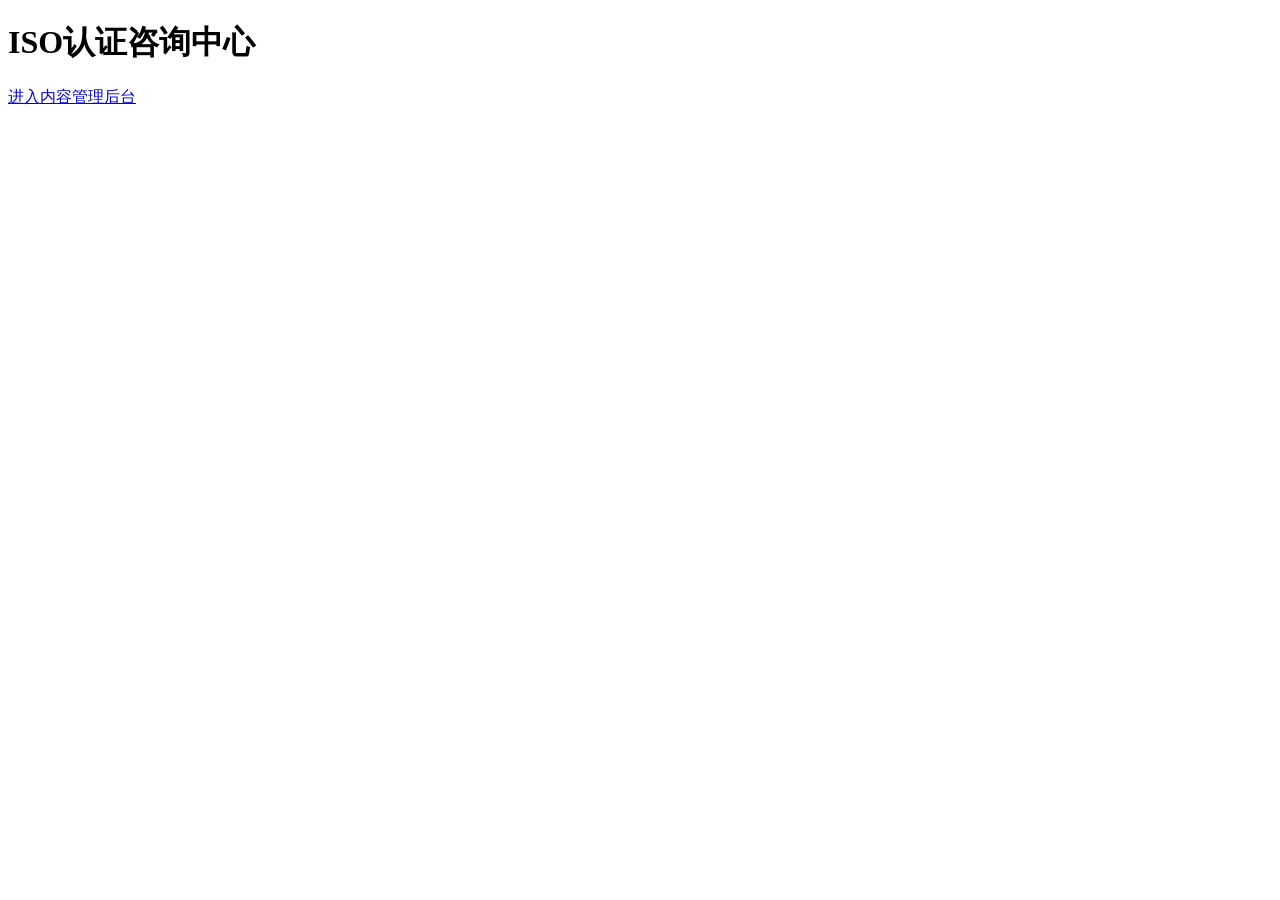
<file: index.html>
<!DOCTYPE html>
<html>
<head>
    <meta charset="UTF-8">
    <meta name="viewport" content="width=device-width, initial-scale=1.0">
    <title>ISO认证咨询中心</title>
    <!-- Decap CMS Identity Widget (required) -->
    <script src="https://identity.netlify.com/v1/netlify-identity-widget.js"></script>
</head>
<body>
    <h1>ISO认证咨询中心</h1>
    <p><a href="/admin/">进入内容管理后台</a></p>
    
    <!-- Decap CMS Identity Widget Initialization (required) -->
    <script>
        if (window.netlifyIdentity) {
            window.netlifyIdentity.on("init", user => {
                if (!user) {
                    window.netlifyIdentity.on("login", () => {
                        document.location.href = "/admin/";
                    });
                }
            });
        }
    </script>
</body>
</html>
</file>
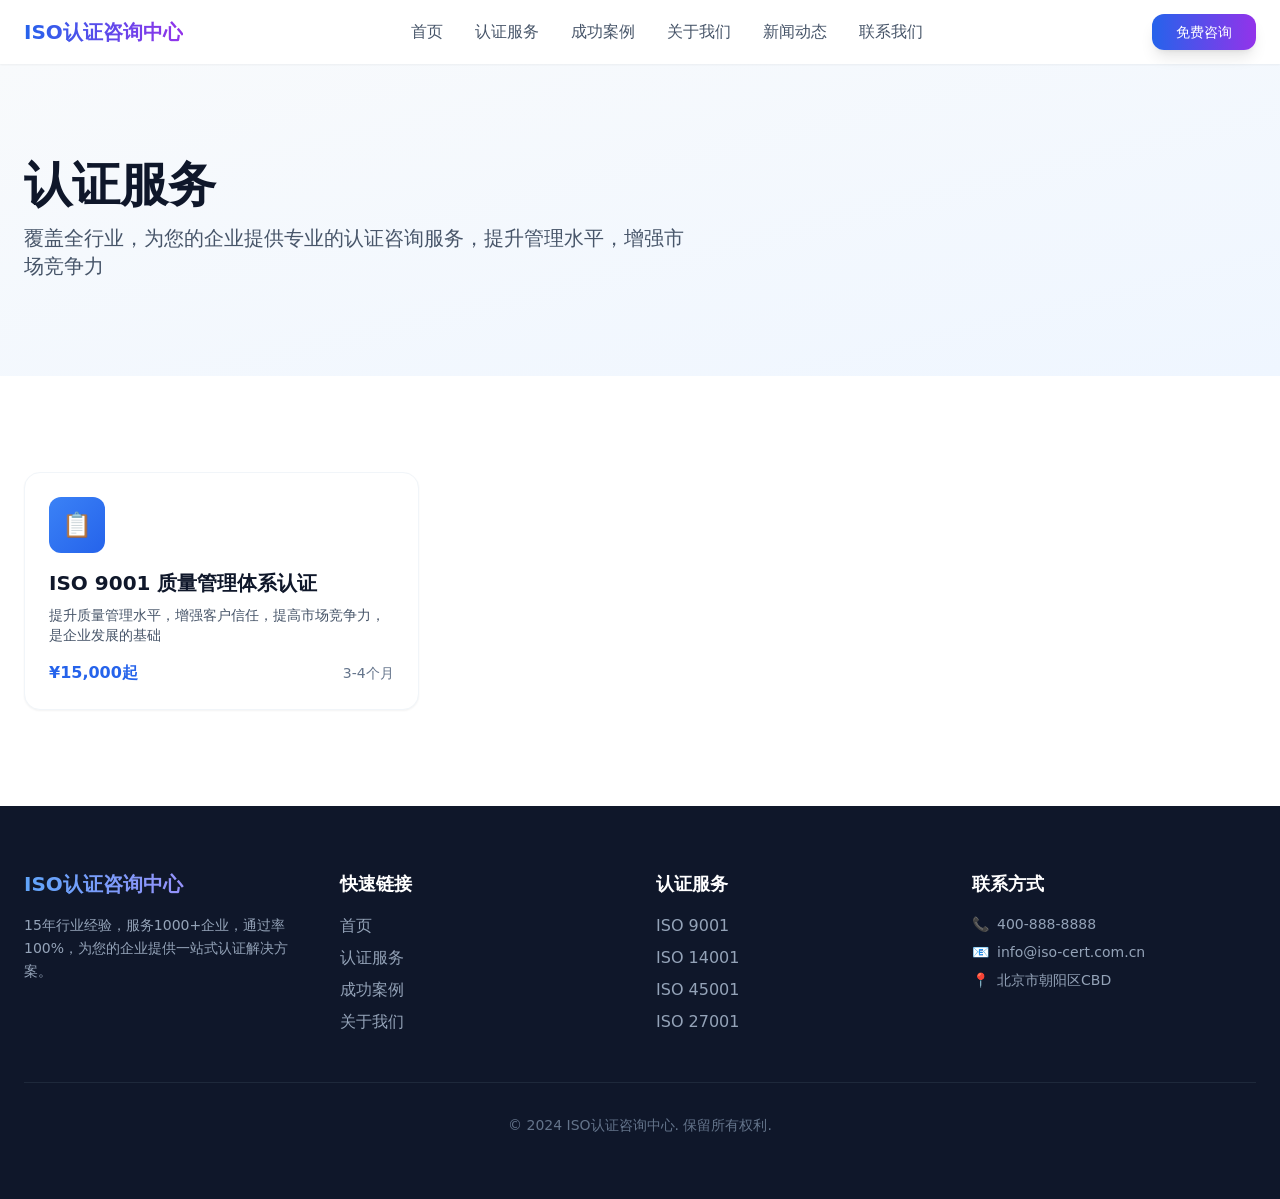
<file: services/index.html>
<!DOCTYPE html>
<html lang="zh-CN">
<head>
  <meta charset="UTF-8">
  <meta name="viewport" content="width=device-width, initial-scale=1.0">
  <title>认证服务 - ISO认证咨询中心</title>
  <meta name="description" content="覆盖全行业，为您的企业提供专业的认证咨询服务，提升管理水平，增强市场竞争力">
  <link rel="stylesheet" href="/css/style.css">
</head>
<body class="bg-white text-slate-900">
  
  <nav class="fixed top-0 left-0 right-0 bg-white/95 backdrop-blur-sm shadow-sm z-50">
    <div class="container">
      <div class="flex items-center justify-between h-16">
        
        <a href="/" class="text-xl font-bold text-transparent bg-clip-text bg-gradient-to-r from-blue-600 to-purple-600">
          ISO认证咨询中心
        </a>
        
        
        <div class="hidden md:flex items-center gap-8">
          <a href="/" class="text-slate-600 hover:text-blue-600 transition-colors">首页</a>
          <a href="/services/" class="text-slate-600 hover:text-blue-600 transition-colors">认证服务</a>
          <a href="/cases/" class="text-slate-600 hover:text-blue-600 transition-colors">成功案例</a>
          <a href="/about/" class="text-slate-600 hover:text-blue-600 transition-colors">关于我们</a>
          <a href="/news/" class="text-slate-600 hover:text-blue-600 transition-colors">新闻动态</a>
          <a href="/contact/" class="text-slate-600 hover:text-blue-600 transition-colors">联系我们</a>
        </div>
        
        
        <div class="hidden md:block">
          <a href="/contact/" class="btn-primary text-sm px-6 py-2">
            免费咨询
          </a>
        </div>
        
        
        <button id="mobile-menu-btn" class="md:hidden p-2 rounded-lg hover:bg-slate-100">
          <svg class="w-6 h-6" fill="none" stroke="currentColor" viewBox="0 0 24 24">
            <path stroke-linecap="round" stroke-linejoin="round" stroke-width="2" d="M4 6h16M4 12h16M4 18h16"/>
          </svg>
        </button>
      </div>
    </div>
    
    
    <div id="mobile-menu" class="hidden md:hidden bg-white border-t">
      <div class="container py-4 space-y-3">
        <a href="/" class="block py-2 text-slate-600 hover:text-blue-600">首页</a>
        <a href="/services/" class="block py-2 text-slate-600 hover:text-blue-600">认证服务</a>
        <a href="/cases/" class="block py-2 text-slate-600 hover:text-blue-600">成功案例</a>
        <a href="/about/" class="block py-2 text-slate-600 hover:text-blue-600">关于我们</a>
        <a href="/news/" class="block py-2 text-slate-600 hover:text-blue-600">新闻动态</a>
        <a href="/contact/" class="block py-2 text-slate-600 hover:text-blue-600">联系我们</a>
        <a href="/contact/" class="btn-primary w-full justify-center mt-4">免费咨询</a>
      </div>
    </div>
  </nav>
  
  <script>
    
    const btn = document.getElementById('mobile-menu-btn');
    const menu = document.getElementById('mobile-menu');
    if (btn && menu) {
      btn.addEventListener('click', () => {
        menu.classList.toggle('hidden');
      });
    }
  </script>
  
  <main class="pt-16">


<section class="section bg-gradient-to-br from-slate-50 to-blue-50">
  <div class="container">
    <h1 class="text-4xl md:text-5xl font-bold mb-4">认证服务</h1>
    <p class="text-xl text-slate-600 max-w-2xl">覆盖全行业，为您的企业提供专业的认证咨询服务，提升管理水平，增强市场竞争力</p>
  </div>
</section>

<section class="section">
  <div class="container">
    <div class="grid md:grid-cols-2 lg:grid-cols-3 gap-6">
      
      <a href="/services/iso9001/" class="card p-6 hover:shadow-xl transition-all group">
        <div class="w-14 h-14 bg-gradient-to-br from-blue-500 to-blue-600 rounded-xl flex items-center justify-center text-white text-2xl mb-4 group-hover:scale-110 transition-transform">
          📋
        </div>
        <h3 class="text-xl font-bold mb-2">ISO 9001 质量管理体系认证</h3>
        <p class="text-slate-600 text-sm mb-4">提升质量管理水平，增强客户信任，提高市场竞争力，是企业发展的基础</p>
        <div class="flex items-center justify-between">
          <span class="text-blue-600 font-semibold">¥15,000起</span>
          <span class="text-slate-500 text-sm">3-4个月</span>
        </div>
      </a>
      
    </div>
  </div>
</section>

  </main>
  
  
  <footer class="bg-slate-900 text-white py-16">
    <div class="container">
      <div class="grid md:grid-cols-4 gap-8">
        
        <div class="md:col-span-1">
          <h3 class="text-xl font-bold mb-4 text-transparent bg-clip-text bg-gradient-to-r from-blue-400 to-purple-400">
            ISO认证咨询中心
          </h3>
          <p class="text-slate-400 text-sm leading-relaxed">
            15年行业经验，服务1000+企业，通过率100%，为您的企业提供一站式认证解决方案。
          </p>
        </div>
        
        
        <div>
          <h4 class="text-lg font-semibold mb-4">快速链接</h4>
          <ul class="space-y-2">
            <li><a href="/" class="text-slate-400 hover:text-white transition-colors">首页</a></li>
            <li><a href="/services/" class="text-slate-400 hover:text-white transition-colors">认证服务</a></li>
            <li><a href="/cases/" class="text-slate-400 hover:text-white transition-colors">成功案例</a></li>
            <li><a href="/about/" class="text-slate-400 hover:text-white transition-colors">关于我们</a></li>
          </ul>
        </div>
        
        
        <div>
          <h4 class="text-lg font-semibold mb-4">认证服务</h4>
          <ul class="space-y-2">
            <li><a href="/services/iso9001/" class="text-slate-400 hover:text-white transition-colors">ISO 9001</a></li>
            <li><a href="/services/iso14001/" class="text-slate-400 hover:text-white transition-colors">ISO 14001</a></li>
            <li><a href="/services/iso45001/" class="text-slate-400 hover:text-white transition-colors">ISO 45001</a></li>
            <li><a href="/services/iso27001/" class="text-slate-400 hover:text-white transition-colors">ISO 27001</a></li>
          </ul>
        </div>
        
        
        <div>
          <h4 class="text-lg font-semibold mb-4">联系方式</h4>
          <ul class="space-y-2 text-slate-400 text-sm">
            <li class="flex items-center gap-2">
              <span>📞</span>
              <span>400-888-8888</span>
            </li>
            <li class="flex items-center gap-2">
              <span>📧</span>
              <span>info@iso-cert.com.cn</span>
            </li>
            <li class="flex items-center gap-2">
              <span>📍</span>
              <span>北京市朝阳区CBD</span>
            </li>
          </ul>
        </div>
      </div>
      
      <div class="border-t border-slate-800 mt-12 pt-8 text-center text-slate-500 text-sm">
        <p>&copy; 2024 ISO认证咨询中心. 保留所有权利.</p>
      </div>
    </div>
  </footer>
</body>
</html>
</file>
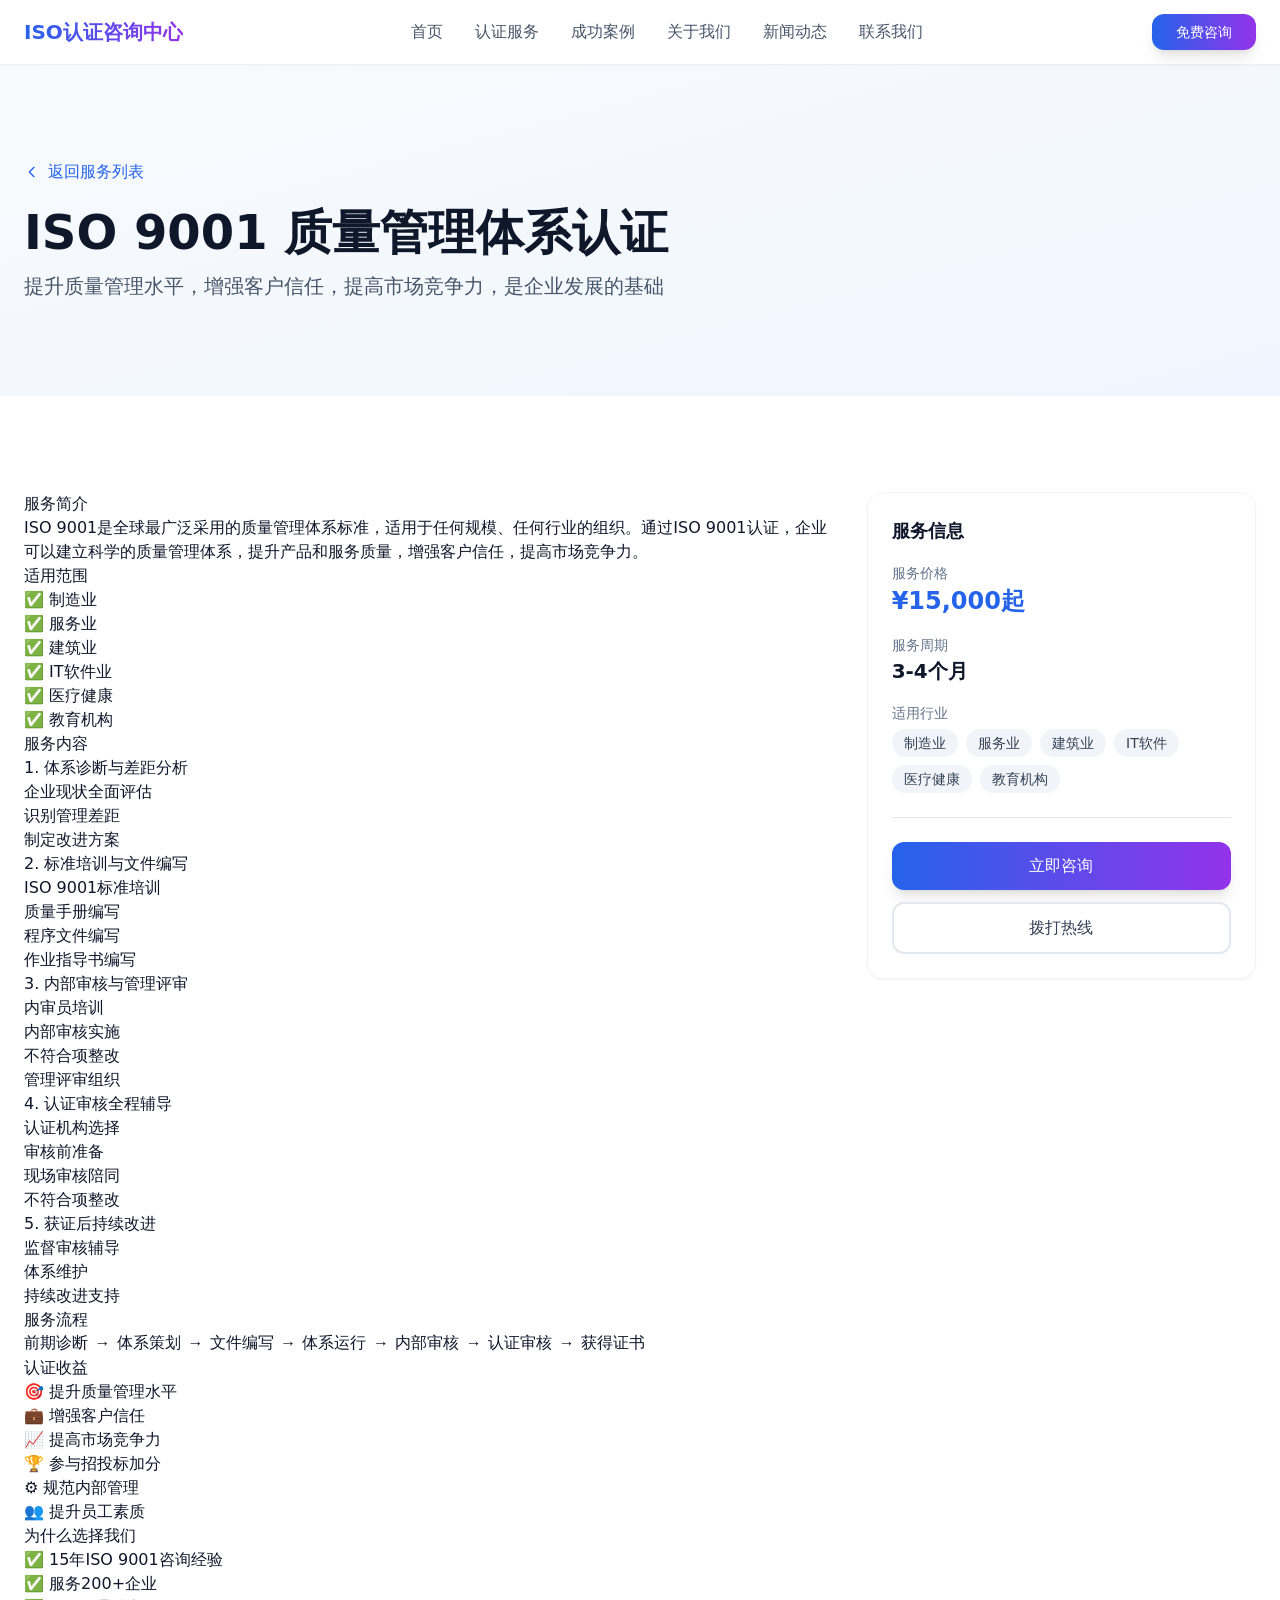
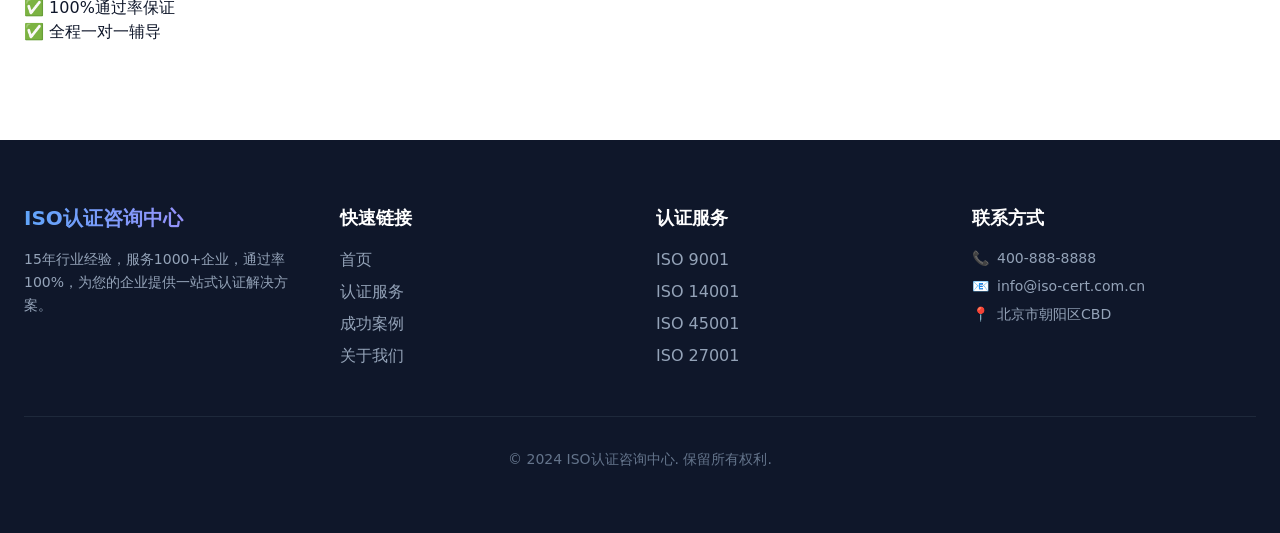
<file: services/iso9001/index.html>
<!DOCTYPE html>
<html lang="zh-CN">
<head>
  <meta charset="UTF-8">
  <meta name="viewport" content="width=device-width, initial-scale=1.0">
  <title>ISO 9001 质量管理体系认证 - ISO认证咨询中心</title>
  <meta name="description" content="提升质量管理水平，增强客户信任，提高市场竞争力，是企业发展的基础">
  <link rel="stylesheet" href="/css/style.css">
</head>
<body class="bg-white text-slate-900">
  
  <nav class="fixed top-0 left-0 right-0 bg-white/95 backdrop-blur-sm shadow-sm z-50">
    <div class="container">
      <div class="flex items-center justify-between h-16">
        
        <a href="/" class="text-xl font-bold text-transparent bg-clip-text bg-gradient-to-r from-blue-600 to-purple-600">
          ISO认证咨询中心
        </a>
        
        
        <div class="hidden md:flex items-center gap-8">
          <a href="/" class="text-slate-600 hover:text-blue-600 transition-colors">首页</a>
          <a href="/services/" class="text-slate-600 hover:text-blue-600 transition-colors">认证服务</a>
          <a href="/cases/" class="text-slate-600 hover:text-blue-600 transition-colors">成功案例</a>
          <a href="/about/" class="text-slate-600 hover:text-blue-600 transition-colors">关于我们</a>
          <a href="/news/" class="text-slate-600 hover:text-blue-600 transition-colors">新闻动态</a>
          <a href="/contact/" class="text-slate-600 hover:text-blue-600 transition-colors">联系我们</a>
        </div>
        
        
        <div class="hidden md:block">
          <a href="/contact/" class="btn-primary text-sm px-6 py-2">
            免费咨询
          </a>
        </div>
        
        
        <button id="mobile-menu-btn" class="md:hidden p-2 rounded-lg hover:bg-slate-100">
          <svg class="w-6 h-6" fill="none" stroke="currentColor" viewBox="0 0 24 24">
            <path stroke-linecap="round" stroke-linejoin="round" stroke-width="2" d="M4 6h16M4 12h16M4 18h16"/>
          </svg>
        </button>
      </div>
    </div>
    
    
    <div id="mobile-menu" class="hidden md:hidden bg-white border-t">
      <div class="container py-4 space-y-3">
        <a href="/" class="block py-2 text-slate-600 hover:text-blue-600">首页</a>
        <a href="/services/" class="block py-2 text-slate-600 hover:text-blue-600">认证服务</a>
        <a href="/cases/" class="block py-2 text-slate-600 hover:text-blue-600">成功案例</a>
        <a href="/about/" class="block py-2 text-slate-600 hover:text-blue-600">关于我们</a>
        <a href="/news/" class="block py-2 text-slate-600 hover:text-blue-600">新闻动态</a>
        <a href="/contact/" class="block py-2 text-slate-600 hover:text-blue-600">联系我们</a>
        <a href="/contact/" class="btn-primary w-full justify-center mt-4">免费咨询</a>
      </div>
    </div>
  </nav>
  
  <script>
    
    const btn = document.getElementById('mobile-menu-btn');
    const menu = document.getElementById('mobile-menu');
    if (btn && menu) {
      btn.addEventListener('click', () => {
        menu.classList.toggle('hidden');
      });
    }
  </script>
  
  <main class="pt-16">



<section class="section bg-gradient-to-br from-slate-50 to-blue-50">
  <div class="container">
    <div class="max-w-4xl">
      <a href="/services/" class="inline-flex items-center gap-2 text-blue-600 hover:text-blue-700 mb-6">
        <svg class="w-4 h-4" fill="none" stroke="currentColor" viewBox="0 0 24 24">
          <path stroke-linecap="round" stroke-linejoin="round" stroke-width="2" d="M15 19l-7-7 7-7"/>
        </svg>
        返回服务列表
      </a>
      <h1 class="text-4xl md:text-5xl font-bold mb-4">ISO 9001 质量管理体系认证</h1>
      <p class="text-xl text-slate-600">提升质量管理水平，增强客户信任，提高市场竞争力，是企业发展的基础</p>
    </div>
  </div>
</section>


<section class="section">
  <div class="container">
    <div class="grid lg:grid-cols-3 gap-8">
      
      <div class="lg:col-span-2">
        <div class="prose max-w-none">
          <h2 id="服务简介">服务简介</h2>
<p>ISO 9001是全球最广泛采用的质量管理体系标准，适用于任何规模、任何行业的组织。通过ISO 9001认证，企业可以建立科学的质量管理体系，提升产品和服务质量，增强客户信任，提高市场竞争力。</p>
<h2 id="适用范围">适用范围</h2>
<ul>
<li>✅ 制造业</li>
<li>✅ 服务业</li>
<li>✅ 建筑业</li>
<li>✅ IT软件业</li>
<li>✅ 医疗健康</li>
<li>✅ 教育机构</li>
</ul>
<h2 id="服务内容">服务内容</h2>
<h3 id="1-体系诊断与差距分析">1. 体系诊断与差距分析</h3>
<ul>
<li>企业现状全面评估</li>
<li>识别管理差距</li>
<li>制定改进方案</li>
</ul>
<h3 id="2-标准培训与文件编写">2. 标准培训与文件编写</h3>
<ul>
<li>ISO 9001标准培训</li>
<li>质量手册编写</li>
<li>程序文件编写</li>
<li>作业指导书编写</li>
</ul>
<h3 id="3-内部审核与管理评审">3. 内部审核与管理评审</h3>
<ul>
<li>内审员培训</li>
<li>内部审核实施</li>
<li>不符合项整改</li>
<li>管理评审组织</li>
</ul>
<h3 id="4-认证审核全程辅导">4. 认证审核全程辅导</h3>
<ul>
<li>认证机构选择</li>
<li>审核前准备</li>
<li>现场审核陪同</li>
<li>不符合项整改</li>
</ul>
<h3 id="5-获证后持续改进">5. 获证后持续改进</h3>
<ul>
<li>监督审核辅导</li>
<li>体系维护</li>
<li>持续改进支持</li>
</ul>
<h2 id="服务流程">服务流程</h2>
<pre tabindex="0"><code>前期诊断 → 体系策划 → 文件编写 → 体系运行 → 内部审核 → 认证审核 → 获得证书
</code></pre><h2 id="认证收益">认证收益</h2>
<ul>
<li>🎯 提升质量管理水平</li>
<li>💼 增强客户信任</li>
<li>📈 提高市场竞争力</li>
<li>🏆 参与招投标加分</li>
<li>⚙️ 规范内部管理</li>
<li>👥 提升员工素质</li>
</ul>
<h2 id="为什么选择我们">为什么选择我们</h2>
<ul>
<li>✅ 15年ISO 9001咨询经验</li>
<li>✅ 服务200+企业</li>
<li>✅ 100%通过率保证</li>
<li>✅ 全程一对一辅导</li>
</ul>

        </div>
      </div>
      
      
      <div class="lg:col-span-1">
        <div class="card p-6 sticky top-24">
          <h3 class="text-lg font-bold mb-4">服务信息</h3>
          
          <div class="space-y-4">
            <div>
              <span class="text-slate-500 text-sm">服务价格</span>
              <div class="text-2xl font-bold text-blue-600">¥15,000起</div>
            </div>
            
            <div>
              <span class="text-slate-500 text-sm">服务周期</span>
              <div class="text-xl font-semibold">3-4个月</div>
            </div>
            
            <div>
              <span class="text-slate-500 text-sm">适用行业</span>
              <div class="flex flex-wrap gap-2 mt-1">
                
                <span class="px-3 py-1 bg-slate-100 text-slate-700 text-sm rounded-full">制造业</span>
                
                <span class="px-3 py-1 bg-slate-100 text-slate-700 text-sm rounded-full">服务业</span>
                
                <span class="px-3 py-1 bg-slate-100 text-slate-700 text-sm rounded-full">建筑业</span>
                
                <span class="px-3 py-1 bg-slate-100 text-slate-700 text-sm rounded-full">IT软件</span>
                
                <span class="px-3 py-1 bg-slate-100 text-slate-700 text-sm rounded-full">医疗健康</span>
                
                <span class="px-3 py-1 bg-slate-100 text-slate-700 text-sm rounded-full">教育机构</span>
                
              </div>
            </div>
          </div>
          
          <hr class="my-6">
          
          <div class="space-y-3">
            <a href="/contact/" class="btn-primary w-full justify-center">
              立即咨询
            </a>
            <a href="tel:400-888-8888" class="btn-secondary w-full justify-center">
              拨打热线
            </a>
          </div>
        </div>
      </div>
    </div>
  </div>
</section>

  </main>
  
  
  <footer class="bg-slate-900 text-white py-16">
    <div class="container">
      <div class="grid md:grid-cols-4 gap-8">
        
        <div class="md:col-span-1">
          <h3 class="text-xl font-bold mb-4 text-transparent bg-clip-text bg-gradient-to-r from-blue-400 to-purple-400">
            ISO认证咨询中心
          </h3>
          <p class="text-slate-400 text-sm leading-relaxed">
            15年行业经验，服务1000+企业，通过率100%，为您的企业提供一站式认证解决方案。
          </p>
        </div>
        
        
        <div>
          <h4 class="text-lg font-semibold mb-4">快速链接</h4>
          <ul class="space-y-2">
            <li><a href="/" class="text-slate-400 hover:text-white transition-colors">首页</a></li>
            <li><a href="/services/" class="text-slate-400 hover:text-white transition-colors">认证服务</a></li>
            <li><a href="/cases/" class="text-slate-400 hover:text-white transition-colors">成功案例</a></li>
            <li><a href="/about/" class="text-slate-400 hover:text-white transition-colors">关于我们</a></li>
          </ul>
        </div>
        
        
        <div>
          <h4 class="text-lg font-semibold mb-4">认证服务</h4>
          <ul class="space-y-2">
            <li><a href="/services/iso9001/" class="text-slate-400 hover:text-white transition-colors">ISO 9001</a></li>
            <li><a href="/services/iso14001/" class="text-slate-400 hover:text-white transition-colors">ISO 14001</a></li>
            <li><a href="/services/iso45001/" class="text-slate-400 hover:text-white transition-colors">ISO 45001</a></li>
            <li><a href="/services/iso27001/" class="text-slate-400 hover:text-white transition-colors">ISO 27001</a></li>
          </ul>
        </div>
        
        
        <div>
          <h4 class="text-lg font-semibold mb-4">联系方式</h4>
          <ul class="space-y-2 text-slate-400 text-sm">
            <li class="flex items-center gap-2">
              <span>📞</span>
              <span>400-888-8888</span>
            </li>
            <li class="flex items-center gap-2">
              <span>📧</span>
              <span>info@iso-cert.com.cn</span>
            </li>
            <li class="flex items-center gap-2">
              <span>📍</span>
              <span>北京市朝阳区CBD</span>
            </li>
          </ul>
        </div>
      </div>
      
      <div class="border-t border-slate-800 mt-12 pt-8 text-center text-slate-500 text-sm">
        <p>&copy; 2024 ISO认证咨询中心. 保留所有权利.</p>
      </div>
    </div>
  </footer>
</body>
</html>
</file>
<file: css/style.css>
*,:after,:before{--tw-border-spacing-x:0;--tw-border-spacing-y:0;--tw-translate-x:0;--tw-translate-y:0;--tw-rotate:0;--tw-skew-x:0;--tw-skew-y:0;--tw-scale-x:1;--tw-scale-y:1;--tw-pan-x: ;--tw-pan-y: ;--tw-pinch-zoom: ;--tw-scroll-snap-strictness:proximity;--tw-gradient-from-position: ;--tw-gradient-via-position: ;--tw-gradient-to-position: ;--tw-ordinal: ;--tw-slashed-zero: ;--tw-numeric-figure: ;--tw-numeric-spacing: ;--tw-numeric-fraction: ;--tw-ring-inset: ;--tw-ring-offset-width:0px;--tw-ring-offset-color:#fff;--tw-ring-color:rgba(59,130,246,.5);--tw-ring-offset-shadow:0 0 #0000;--tw-ring-shadow:0 0 #0000;--tw-shadow:0 0 #0000;--tw-shadow-colored:0 0 #0000;--tw-blur: ;--tw-brightness: ;--tw-contrast: ;--tw-grayscale: ;--tw-hue-rotate: ;--tw-invert: ;--tw-saturate: ;--tw-sepia: ;--tw-drop-shadow: ;--tw-backdrop-blur: ;--tw-backdrop-brightness: ;--tw-backdrop-contrast: ;--tw-backdrop-grayscale: ;--tw-backdrop-hue-rotate: ;--tw-backdrop-invert: ;--tw-backdrop-opacity: ;--tw-backdrop-saturate: ;--tw-backdrop-sepia: ;--tw-contain-size: ;--tw-contain-layout: ;--tw-contain-paint: ;--tw-contain-style: }::backdrop{--tw-border-spacing-x:0;--tw-border-spacing-y:0;--tw-translate-x:0;--tw-translate-y:0;--tw-rotate:0;--tw-skew-x:0;--tw-skew-y:0;--tw-scale-x:1;--tw-scale-y:1;--tw-pan-x: ;--tw-pan-y: ;--tw-pinch-zoom: ;--tw-scroll-snap-strictness:proximity;--tw-gradient-from-position: ;--tw-gradient-via-position: ;--tw-gradient-to-position: ;--tw-ordinal: ;--tw-slashed-zero: ;--tw-numeric-figure: ;--tw-numeric-spacing: ;--tw-numeric-fraction: ;--tw-ring-inset: ;--tw-ring-offset-width:0px;--tw-ring-offset-color:#fff;--tw-ring-color:rgba(59,130,246,.5);--tw-ring-offset-shadow:0 0 #0000;--tw-ring-shadow:0 0 #0000;--tw-shadow:0 0 #0000;--tw-shadow-colored:0 0 #0000;--tw-blur: ;--tw-brightness: ;--tw-contrast: ;--tw-grayscale: ;--tw-hue-rotate: ;--tw-invert: ;--tw-saturate: ;--tw-sepia: ;--tw-drop-shadow: ;--tw-backdrop-blur: ;--tw-backdrop-brightness: ;--tw-backdrop-contrast: ;--tw-backdrop-grayscale: ;--tw-backdrop-hue-rotate: ;--tw-backdrop-invert: ;--tw-backdrop-opacity: ;--tw-backdrop-saturate: ;--tw-backdrop-sepia: ;--tw-contain-size: ;--tw-contain-layout: ;--tw-contain-paint: ;--tw-contain-style: }/*! tailwindcss v3.4.19 | MIT License | https://tailwindcss.com*/*,:after,:before{box-sizing:border-box;border:0 solid #e5e7eb}:after,:before{--tw-content:""}:host,html{line-height:1.5;-webkit-text-size-adjust:100%;-moz-tab-size:4;-o-tab-size:4;tab-size:4;font-family:ui-sans-serif,system-ui,sans-serif,Apple Color Emoji,Segoe UI Emoji,Segoe UI Symbol,Noto Color Emoji;font-feature-settings:normal;font-variation-settings:normal;-webkit-tap-highlight-color:transparent}body{margin:0;line-height:inherit}hr{height:0;color:inherit;border-top-width:1px}abbr:where([title]){-webkit-text-decoration:underline dotted;text-decoration:underline dotted}h1,h2,h3,h4,h5,h6{font-size:inherit;font-weight:inherit}a{color:inherit;text-decoration:inherit}b,strong{font-weight:bolder}code,kbd,pre,samp{font-family:ui-monospace,SFMono-Regular,Menlo,Monaco,Consolas,Liberation Mono,Courier New,monospace;font-feature-settings:normal;font-variation-settings:normal;font-size:1em}small{font-size:80%}sub,sup{font-size:75%;line-height:0;position:relative;vertical-align:baseline}sub{bottom:-.25em}sup{top:-.5em}table{text-indent:0;border-color:inherit;border-collapse:collapse}button,input,optgroup,select,textarea{font-family:inherit;font-feature-settings:inherit;font-variation-settings:inherit;font-size:100%;font-weight:inherit;line-height:inherit;letter-spacing:inherit;color:inherit;margin:0;padding:0}button,select{text-transform:none}button,input:where([type=button]),input:where([type=reset]),input:where([type=submit]){-webkit-appearance:button;background-color:transparent;background-image:none}:-moz-focusring{outline:auto}:-moz-ui-invalid{box-shadow:none}progress{vertical-align:baseline}::-webkit-inner-spin-button,::-webkit-outer-spin-button{height:auto}[type=search]{-webkit-appearance:textfield;outline-offset:-2px}::-webkit-search-decoration{-webkit-appearance:none}::-webkit-file-upload-button{-webkit-appearance:button;font:inherit}summary{display:list-item}blockquote,dd,dl,figure,h1,h2,h3,h4,h5,h6,hr,p,pre{margin:0}fieldset{margin:0}fieldset,legend{padding:0}menu,ol,ul{list-style:none;margin:0;padding:0}dialog{padding:0}textarea{resize:vertical}input::-moz-placeholder,textarea::-moz-placeholder{opacity:1;color:#9ca3af}input::placeholder,textarea::placeholder{opacity:1;color:#9ca3af}[role=button],button{cursor:pointer}:disabled{cursor:default}audio,canvas,embed,iframe,img,object,svg,video{display:block;vertical-align:middle}img,video{max-width:100%;height:auto}[hidden]:where(:not([hidden=until-found])){display:none}html{scroll-behavior:smooth}.container{width:100%}@media (min-width:640px){.container{max-width:640px}}@media (min-width:768px){.container{max-width:768px}}@media (min-width:1024px){.container{max-width:1024px}}@media (min-width:1280px){.container{max-width:1280px}}@media (min-width:1536px){.container{max-width:1536px}}.btn-primary{display:inline-flex;align-items:center;justify-content:center;border-radius:.75rem;background-image:linear-gradient(to right,var(--tw-gradient-stops));--tw-gradient-from:#2563eb var(--tw-gradient-from-position);--tw-gradient-to:rgba(37,99,235,0) var(--tw-gradient-to-position);--tw-gradient-stops:var(--tw-gradient-from),var(--tw-gradient-to);--tw-gradient-to:#9333ea var(--tw-gradient-to-position);padding:.75rem 2rem;font-size:1rem;line-height:1.5rem;font-weight:500;--tw-text-opacity:1;color:rgb(255 255 255/var(--tw-text-opacity,1));--tw-shadow:0 10px 15px -3px rgba(0,0,0,.1),0 4px 6px -4px rgba(0,0,0,.1);--tw-shadow-colored:0 10px 15px -3px var(--tw-shadow-color),0 4px 6px -4px var(--tw-shadow-color);transition-property:all;transition-timing-function:cubic-bezier(.4,0,.2,1);transition-duration:.2s}.btn-primary,.btn-primary:hover{box-shadow:var(--tw-ring-offset-shadow,0 0 #0000),var(--tw-ring-shadow,0 0 #0000),var(--tw-shadow)}.btn-primary:hover{--tw-gradient-from:#1d4ed8 var(--tw-gradient-from-position);--tw-gradient-to:rgba(29,78,216,0) var(--tw-gradient-to-position);--tw-gradient-stops:var(--tw-gradient-from),var(--tw-gradient-to);--tw-gradient-to:#7e22ce var(--tw-gradient-to-position);--tw-shadow:0 20px 25px -5px rgba(0,0,0,.1),0 8px 10px -6px rgba(0,0,0,.1);--tw-shadow-colored:0 20px 25px -5px var(--tw-shadow-color),0 8px 10px -6px var(--tw-shadow-color)}.btn-secondary{display:inline-flex;align-items:center;justify-content:center;border-radius:.75rem;border-width:2px;--tw-border-opacity:1;border-color:rgb(226 232 240/var(--tw-border-opacity,1));--tw-bg-opacity:1;background-color:rgb(255 255 255/var(--tw-bg-opacity,1));padding:.75rem 2rem;font-size:1rem;line-height:1.5rem;font-weight:500;--tw-text-opacity:1;color:rgb(51 65 85/var(--tw-text-opacity,1));transition-property:all;transition-timing-function:cubic-bezier(.4,0,.2,1);transition-duration:.2s}.btn-secondary:hover{--tw-border-opacity:1;border-color:rgb(59 130 246/var(--tw-border-opacity,1));--tw-text-opacity:1;color:rgb(37 99 235/var(--tw-text-opacity,1))}.card{border-radius:1rem;border-width:1px;--tw-border-opacity:1;border-color:rgb(241 245 249/var(--tw-border-opacity,1));--tw-bg-opacity:1;background-color:rgb(255 255 255/var(--tw-bg-opacity,1));--tw-shadow:0 1px 2px 0 rgba(0,0,0,.05);--tw-shadow-colored:0 1px 2px 0 var(--tw-shadow-color);transition-property:all;transition-timing-function:cubic-bezier(.4,0,.2,1);transition-duration:.3s}.card,.card:hover{box-shadow:var(--tw-ring-offset-shadow,0 0 #0000),var(--tw-ring-shadow,0 0 #0000),var(--tw-shadow)}.card:hover{--tw-shadow:0 4px 6px -1px rgba(0,0,0,.1),0 2px 4px -2px rgba(0,0,0,.1);--tw-shadow-colored:0 4px 6px -1px var(--tw-shadow-color),0 2px 4px -2px var(--tw-shadow-color)}@media (prefers-color-scheme:dark){.card{--tw-border-opacity:1;border-color:rgb(51 65 85/var(--tw-border-opacity,1));--tw-bg-opacity:1;background-color:rgb(30 41 59/var(--tw-bg-opacity,1))}}.section{padding-top:4rem;padding-bottom:4rem}@media (min-width:768px){.section{padding-top:6rem;padding-bottom:6rem}}.container{margin-left:auto;margin-right:auto;max-width:80rem;padding-left:1.5rem;padding-right:1.5rem}.fixed{position:fixed}.sticky{position:sticky}.left-0{left:0}.right-0{right:0}.top-0{top:0}.top-24{top:6rem}.z-50{z-index:50}.mx-auto{margin-left:auto;margin-right:auto}.my-6{margin-top:1.5rem;margin-bottom:1.5rem}.mb-12{margin-bottom:3rem}.mb-2{margin-bottom:.5rem}.mb-4{margin-bottom:1rem}.mb-6{margin-bottom:1.5rem}.mb-8{margin-bottom:2rem}.mt-1{margin-top:.25rem}.mt-12{margin-top:3rem}.mt-2{margin-top:.5rem}.mt-4{margin-top:1rem}.block{display:block}.flex{display:flex}.inline-flex{display:inline-flex}.grid{display:grid}.hidden{display:none}.h-10{height:2.5rem}.h-14{height:3.5rem}.h-16{height:4rem}.h-2{height:.5rem}.h-4{height:1rem}.h-6{height:1.5rem}.w-10{width:2.5rem}.w-14{width:3.5rem}.w-2{width:.5rem}.w-4{width:1rem}.w-6{width:1.5rem}.w-full{width:100%}.max-w-2xl{max-width:42rem}.max-w-4xl{max-width:56rem}.max-w-none{max-width:none}@keyframes pulse{50%{opacity:.5}}.animate-pulse{animation:pulse 2s cubic-bezier(.4,0,.6,1) infinite}.grid-cols-2{grid-template-columns:repeat(2,minmax(0,1fr))}.flex-col{flex-direction:column}.flex-wrap{flex-wrap:wrap}.items-center{align-items:center}.justify-center{justify-content:center}.justify-between{justify-content:space-between}.gap-2{gap:.5rem}.gap-3{gap:.75rem}.gap-4{gap:1rem}.gap-6{gap:1.5rem}.gap-8{gap:2rem}.space-y-2>:not([hidden])~:not([hidden]){--tw-space-y-reverse:0;margin-top:calc(.5rem*(1 - var(--tw-space-y-reverse)));margin-bottom:calc(.5rem*var(--tw-space-y-reverse))}.space-y-3>:not([hidden])~:not([hidden]){--tw-space-y-reverse:0;margin-top:calc(.75rem*(1 - var(--tw-space-y-reverse)));margin-bottom:calc(.75rem*var(--tw-space-y-reverse))}.space-y-4>:not([hidden])~:not([hidden]){--tw-space-y-reverse:0;margin-top:calc(1rem*(1 - var(--tw-space-y-reverse)));margin-bottom:calc(1rem*var(--tw-space-y-reverse))}.rounded-2xl{border-radius:1rem}.rounded-full{border-radius:9999px}.rounded-lg{border-radius:.5rem}.rounded-xl{border-radius:.75rem}.border-2{border-width:2px}.border-t{border-top-width:1px}.border-slate-800{--tw-border-opacity:1;border-color:rgb(30 41 59/var(--tw-border-opacity,1))}.border-white{--tw-border-opacity:1;border-color:rgb(255 255 255/var(--tw-border-opacity,1))}.bg-blue-100{--tw-bg-opacity:1;background-color:rgb(219 234 254/var(--tw-bg-opacity,1))}.bg-blue-500{--tw-bg-opacity:1;background-color:rgb(59 130 246/var(--tw-bg-opacity,1))}.bg-cyan-500{--tw-bg-opacity:1;background-color:rgb(6 182 212/var(--tw-bg-opacity,1))}.bg-green-500{--tw-bg-opacity:1;background-color:rgb(34 197 94/var(--tw-bg-opacity,1))}.bg-indigo-500{--tw-bg-opacity:1;background-color:rgb(99 102 241/var(--tw-bg-opacity,1))}.bg-orange-500{--tw-bg-opacity:1;background-color:rgb(249 115 22/var(--tw-bg-opacity,1))}.bg-pink-500{--tw-bg-opacity:1;background-color:rgb(236 72 153/var(--tw-bg-opacity,1))}.bg-purple-500{--tw-bg-opacity:1;background-color:rgb(168 85 247/var(--tw-bg-opacity,1))}.bg-slate-100{--tw-bg-opacity:1;background-color:rgb(241 245 249/var(--tw-bg-opacity,1))}.bg-slate-50{--tw-bg-opacity:1;background-color:rgb(248 250 252/var(--tw-bg-opacity,1))}.bg-slate-900{--tw-bg-opacity:1;background-color:rgb(15 23 42/var(--tw-bg-opacity,1))}.bg-teal-500{--tw-bg-opacity:1;background-color:rgb(20 184 166/var(--tw-bg-opacity,1))}.bg-transparent{background-color:transparent}.bg-white{--tw-bg-opacity:1;background-color:rgb(255 255 255/var(--tw-bg-opacity,1))}.bg-white\/95{background-color:hsla(0,0%,100%,.95)}.bg-gradient-to-br{background-image:linear-gradient(to bottom right,var(--tw-gradient-stops))}.bg-gradient-to-r{background-image:linear-gradient(to right,var(--tw-gradient-stops))}.from-blue-400{--tw-gradient-from:#60a5fa var(--tw-gradient-from-position);--tw-gradient-to:rgba(96,165,250,0) var(--tw-gradient-to-position);--tw-gradient-stops:var(--tw-gradient-from),var(--tw-gradient-to)}.from-blue-50{--tw-gradient-from:#eff6ff var(--tw-gradient-from-position);--tw-gradient-to:rgba(239,246,255,0) var(--tw-gradient-to-position);--tw-gradient-stops:var(--tw-gradient-from),var(--tw-gradient-to)}.from-blue-500{--tw-gradient-from:#3b82f6 var(--tw-gradient-from-position);--tw-gradient-to:rgba(59,130,246,0) var(--tw-gradient-to-position);--tw-gradient-stops:var(--tw-gradient-from),var(--tw-gradient-to)}.from-blue-600{--tw-gradient-from:#2563eb var(--tw-gradient-from-position);--tw-gradient-to:rgba(37,99,235,0) var(--tw-gradient-to-position);--tw-gradient-stops:var(--tw-gradient-from),var(--tw-gradient-to)}.from-cyan-500{--tw-gradient-from:#06b6d4 var(--tw-gradient-from-position);--tw-gradient-to:rgba(6,182,212,0) var(--tw-gradient-to-position);--tw-gradient-stops:var(--tw-gradient-from),var(--tw-gradient-to)}.from-green-50{--tw-gradient-from:#f0fdf4 var(--tw-gradient-from-position);--tw-gradient-to:rgba(240,253,244,0) var(--tw-gradient-to-position);--tw-gradient-stops:var(--tw-gradient-from),var(--tw-gradient-to)}.from-green-500{--tw-gradient-from:#22c55e var(--tw-gradient-from-position);--tw-gradient-to:rgba(34,197,94,0) var(--tw-gradient-to-position);--tw-gradient-stops:var(--tw-gradient-from),var(--tw-gradient-to)}.from-orange-50{--tw-gradient-from:#fff7ed var(--tw-gradient-from-position);--tw-gradient-to:rgba(255,247,237,0) var(--tw-gradient-to-position);--tw-gradient-stops:var(--tw-gradient-from),var(--tw-gradient-to)}.from-orange-500{--tw-gradient-from:#f97316 var(--tw-gradient-from-position);--tw-gradient-to:rgba(249,115,22,0) var(--tw-gradient-to-position);--tw-gradient-stops:var(--tw-gradient-from),var(--tw-gradient-to)}.from-purple-50{--tw-gradient-from:#faf5ff var(--tw-gradient-from-position);--tw-gradient-to:rgba(250,245,255,0) var(--tw-gradient-to-position);--tw-gradient-stops:var(--tw-gradient-from),var(--tw-gradient-to)}.from-purple-500{--tw-gradient-from:#a855f7 var(--tw-gradient-from-position);--tw-gradient-to:rgba(168,85,247,0) var(--tw-gradient-to-position);--tw-gradient-stops:var(--tw-gradient-from),var(--tw-gradient-to)}.from-slate-50{--tw-gradient-from:#f8fafc var(--tw-gradient-from-position);--tw-gradient-to:rgba(248,250,252,0) var(--tw-gradient-to-position);--tw-gradient-stops:var(--tw-gradient-from),var(--tw-gradient-to)}.from-yellow-500{--tw-gradient-from:#eab308 var(--tw-gradient-from-position);--tw-gradient-to:rgba(234,179,8,0) var(--tw-gradient-to-position);--tw-gradient-stops:var(--tw-gradient-from),var(--tw-gradient-to)}.via-purple-600{--tw-gradient-to:rgba(147,51,234,0) var(--tw-gradient-to-position);--tw-gradient-stops:var(--tw-gradient-from),#9333ea var(--tw-gradient-via-position),var(--tw-gradient-to)}.to-blue-100{--tw-gradient-to:#dbeafe var(--tw-gradient-to-position)}.to-blue-50{--tw-gradient-to:#eff6ff var(--tw-gradient-to-position)}.to-blue-600{--tw-gradient-to:#2563eb var(--tw-gradient-to-position)}.to-cyan-600{--tw-gradient-to:#0891b2 var(--tw-gradient-to-position)}.to-green-100{--tw-gradient-to:#dcfce7 var(--tw-gradient-to-position)}.to-green-600{--tw-gradient-to:#16a34a var(--tw-gradient-to-position)}.to-orange-100{--tw-gradient-to:#ffedd5 var(--tw-gradient-to-position)}.to-orange-600{--tw-gradient-to:#ea580c var(--tw-gradient-to-position)}.to-pink-600{--tw-gradient-to:#db2777 var(--tw-gradient-to-position)}.to-purple-100{--tw-gradient-to:#f3e8ff var(--tw-gradient-to-position)}.to-purple-400{--tw-gradient-to:#c084fc var(--tw-gradient-to-position)}.to-purple-600{--tw-gradient-to:#9333ea var(--tw-gradient-to-position)}.to-yellow-600{--tw-gradient-to:#ca8a04 var(--tw-gradient-to-position)}.bg-clip-text{-webkit-background-clip:text;background-clip:text}.p-2{padding:.5rem}.p-6{padding:1.5rem}.px-3{padding-left:.75rem;padding-right:.75rem}.px-4{padding-left:1rem;padding-right:1rem}.px-6{padding-left:1.5rem;padding-right:1.5rem}.px-8{padding-left:2rem;padding-right:2rem}.py-1{padding-top:.25rem;padding-bottom:.25rem}.py-16{padding-top:4rem;padding-bottom:4rem}.py-2{padding-top:.5rem;padding-bottom:.5rem}.py-4{padding-top:1rem;padding-bottom:1rem}.pt-16{padding-top:4rem}.pt-8{padding-top:2rem}.text-center{text-align:center}.text-2xl{font-size:1.5rem;line-height:2rem}.text-3xl{font-size:1.875rem;line-height:2.25rem}.text-4xl{font-size:2.25rem;line-height:2.5rem}.text-lg{font-size:1.125rem;line-height:1.75rem}.text-sm{font-size:.875rem;line-height:1.25rem}.text-xl{font-size:1.25rem;line-height:1.75rem}.font-bold{font-weight:700}.font-semibold{font-weight:600}.leading-relaxed{line-height:1.625}.text-blue-600{--tw-text-opacity:1;color:rgb(37 99 235/var(--tw-text-opacity,1))}.text-blue-700{--tw-text-opacity:1;color:rgb(29 78 216/var(--tw-text-opacity,1))}.text-green-600{--tw-text-opacity:1;color:rgb(22 163 74/var(--tw-text-opacity,1))}.text-orange-600{--tw-text-opacity:1;color:rgb(234 88 12/var(--tw-text-opacity,1))}.text-purple-600{--tw-text-opacity:1;color:rgb(147 51 234/var(--tw-text-opacity,1))}.text-slate-400{--tw-text-opacity:1;color:rgb(148 163 184/var(--tw-text-opacity,1))}.text-slate-500{--tw-text-opacity:1;color:rgb(100 116 139/var(--tw-text-opacity,1))}.text-slate-600{--tw-text-opacity:1;color:rgb(71 85 105/var(--tw-text-opacity,1))}.text-slate-700{--tw-text-opacity:1;color:rgb(51 65 85/var(--tw-text-opacity,1))}.text-slate-900{--tw-text-opacity:1;color:rgb(15 23 42/var(--tw-text-opacity,1))}.text-transparent{color:transparent}.text-white{--tw-text-opacity:1;color:rgb(255 255 255/var(--tw-text-opacity,1))}.text-white\/90{color:hsla(0,0%,100%,.9)}.shadow-lg{--tw-shadow:0 10px 15px -3px rgba(0,0,0,.1),0 4px 6px -4px rgba(0,0,0,.1);--tw-shadow-colored:0 10px 15px -3px var(--tw-shadow-color),0 4px 6px -4px var(--tw-shadow-color)}.shadow-lg,.shadow-sm{box-shadow:var(--tw-ring-offset-shadow,0 0 #0000),var(--tw-ring-shadow,0 0 #0000),var(--tw-shadow)}.shadow-sm{--tw-shadow:0 1px 2px 0 rgba(0,0,0,.05);--tw-shadow-colored:0 1px 2px 0 var(--tw-shadow-color)}.backdrop-blur-sm{--tw-backdrop-blur:blur(4px);backdrop-filter:var(--tw-backdrop-blur) var(--tw-backdrop-brightness) var(--tw-backdrop-contrast) var(--tw-backdrop-grayscale) var(--tw-backdrop-hue-rotate) var(--tw-backdrop-invert) var(--tw-backdrop-opacity) var(--tw-backdrop-saturate) var(--tw-backdrop-sepia)}.transition-all{transition-property:all;transition-timing-function:cubic-bezier(.4,0,.2,1);transition-duration:.15s}.transition-colors{transition-property:color,background-color,border-color,text-decoration-color,fill,stroke;transition-timing-function:cubic-bezier(.4,0,.2,1);transition-duration:.15s}.transition-transform{transition-property:transform;transition-timing-function:cubic-bezier(.4,0,.2,1);transition-duration:.15s}.hover\:bg-slate-100:hover{--tw-bg-opacity:1;background-color:rgb(241 245 249/var(--tw-bg-opacity,1))}.hover\:bg-white\/10:hover{background-color:hsla(0,0%,100%,.1)}.hover\:text-blue-600:hover{--tw-text-opacity:1;color:rgb(37 99 235/var(--tw-text-opacity,1))}.hover\:text-blue-700:hover{--tw-text-opacity:1;color:rgb(29 78 216/var(--tw-text-opacity,1))}.hover\:text-white:hover{--tw-text-opacity:1;color:rgb(255 255 255/var(--tw-text-opacity,1))}.hover\:shadow-xl:hover{--tw-shadow:0 20px 25px -5px rgba(0,0,0,.1),0 8px 10px -6px rgba(0,0,0,.1);--tw-shadow-colored:0 20px 25px -5px var(--tw-shadow-color),0 8px 10px -6px var(--tw-shadow-color);box-shadow:var(--tw-ring-offset-shadow,0 0 #0000),var(--tw-ring-shadow,0 0 #0000),var(--tw-shadow)}.group:hover .group-hover\:scale-110{--tw-scale-x:1.1;--tw-scale-y:1.1;transform:translate(var(--tw-translate-x),var(--tw-translate-y)) rotate(var(--tw-rotate)) skewX(var(--tw-skew-x)) skewY(var(--tw-skew-y)) scaleX(var(--tw-scale-x)) scaleY(var(--tw-scale-y))}@media (min-width:640px){.sm\:flex-row{flex-direction:row}}@media (min-width:768px){.md\:col-span-1{grid-column:span 1/span 1}.md\:block{display:block}.md\:flex{display:flex}.md\:hidden{display:none}.md\:grid-cols-2{grid-template-columns:repeat(2,minmax(0,1fr))}.md\:grid-cols-4{grid-template-columns:repeat(4,minmax(0,1fr))}.md\:text-4xl{font-size:2.25rem;line-height:2.5rem}.md\:text-5xl{font-size:3rem;line-height:1}.md\:text-6xl{font-size:3.75rem;line-height:1}}@media (min-width:1024px){.lg\:col-span-1{grid-column:span 1/span 1}.lg\:col-span-2{grid-column:span 2/span 2}.lg\:grid-cols-3{grid-template-columns:repeat(3,minmax(0,1fr))}.lg\:grid-cols-4{grid-template-columns:repeat(4,minmax(0,1fr))}}
</file>
